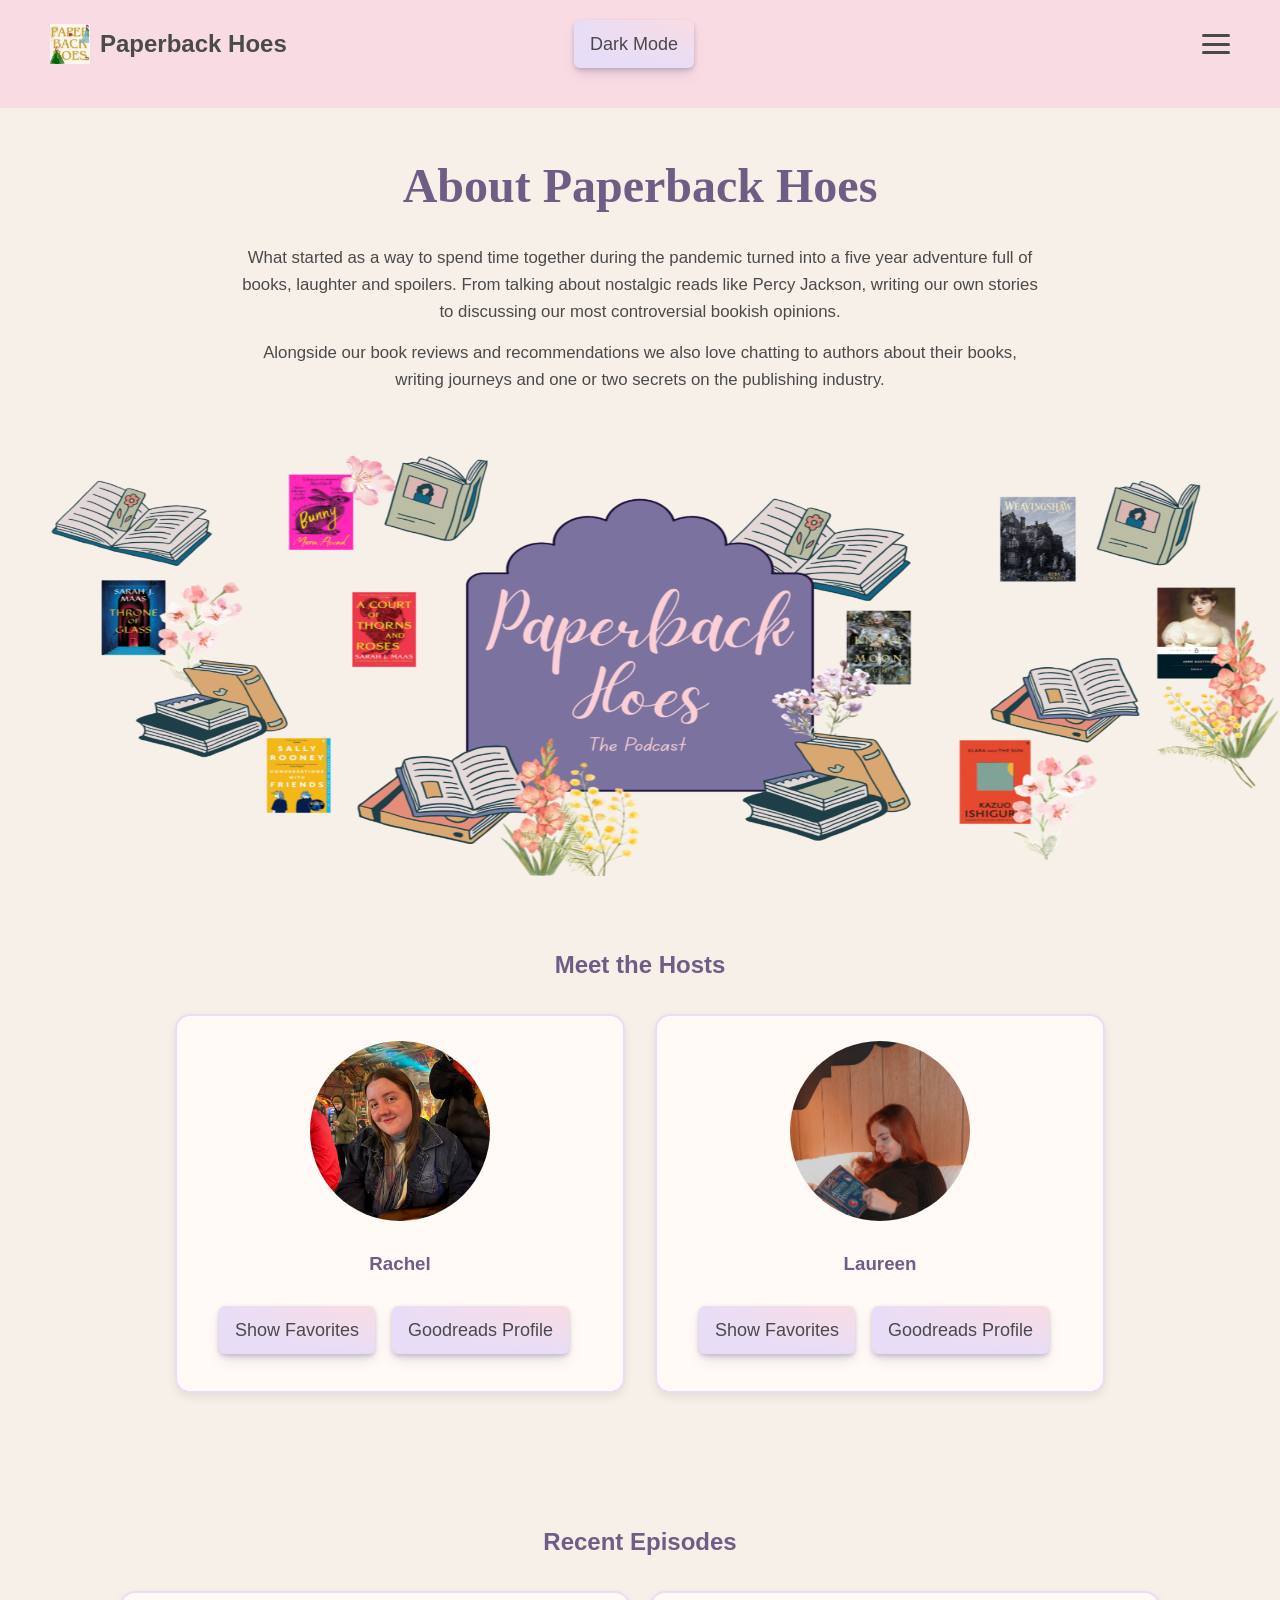
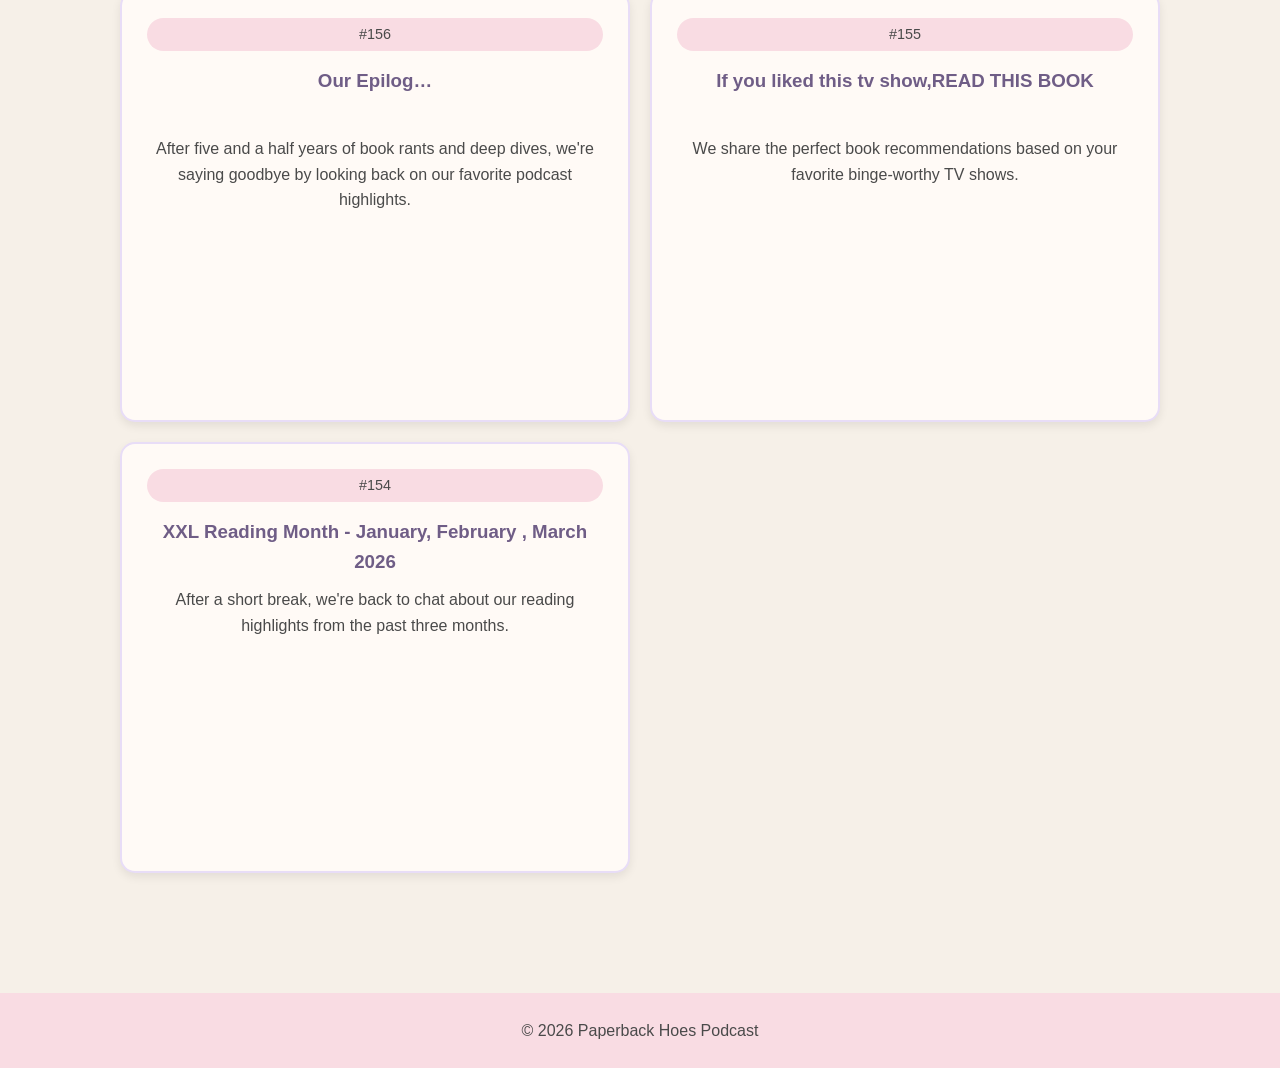
<file: index.html>
<!DOCTYPE html>
<html lang="en">
<head>
<meta charset="UTF-8">
<meta name="viewport" content="width=device-width, initial-scale=1.0">
<title>Paperback Hoes Podcast</title>
<link rel="stylesheet" href="css/style.css">
<link rel="stylesheet" href="css/episode.css">
<link rel="stylesheet" href="css/phone.css">

</head>
<body>

<header>
    <div class="logo">
        <img src="images/logo.jpeg" alt="Paperback Hoes Logo">
        <span>Paperback Hoes</span>
    </div>

    <button class="button-29" id="themeBtn">
        Dark Mode
    </button>

    <nav id="mainNav">
        <ul>
            <li><a href="index.html">Home</a></li>
            <li><a href="Episodes.html">Episodes</a></li>
            <li><a href="Books.html">Books</a></li>
            <li><a href="Events.html">Events</a></li>
            <li><a href="Authors.html">Authors</a></li>
            <li><a href="Contact.html">Contact</a></li>
        </ul>
    </nav>

    <div class="header-right">
        <button class="menu-toggle" id="menuToggle" aria-label="open menu">
            <span></span>
            <span></span>
            <span></span>
        </button>
    </div>

</header> 

<section class="about">

    <div class="about-text">
        <h1>About Paperback Hoes</h1>

        <p>
            What started as a way to spend time together during the pandemic turned 
            into a five year adventure full of books, laughter and spoilers. 
            From talking about nostalgic reads like Percy Jackson, 
            writing our own stories to discussing our most controversial bookish opinions. 

        <p>
            Alongside our book reviews and recommendations we also love chatting 
            to authors about their books, writing journeys and one or two secrets 
            on the publishing industry. 
    </div>

</section>

<section class="banner">
    <img src="images/banner.png" alt="banner">

</section>

<section class="hosts">

    <h2>Meet the Hosts</h2>

    <div class="hosts-container">

        <div class="host-card">

            <img src="images/rachel.jpeg" alt="Rachel">

            <h3>Rachel</h3>

            <button class="host-btn">Show Favorites</button>

            <div class="host-info">

                <p><strong>Favourite Series:</strong></p>
                <p>Throne of Glass</p>

                <p><strong>Favourite Standalone:</strong></p>
                <p>We Could Be Rats</p>

                <p><strong>Favourite Genre:</strong></p>
                <p>Fiction, Romance</p>

                <p><strong>Favourite Authors:</strong></p>
                <p>Emily R. Austin, Ali Hazelwood</p>

        </div>

            <a href="https://www.goodreads.com/user/show/84406194-rachel">
                <button class="button-29">Goodreads Profile</button>
            </a>

        </div>

        <div class="host-card">

            <img src="images/laureen.jpeg" alt="Laureen">

            <h3>Laureen</h3>

            <button class="host-btn">Show Favorites</button>

            <div class="host-info">

                <p><strong>Favourite Series:</strong></p>
                <p>Sumpfloch Saga</p>

                <p><strong>Favourite Standalone:</strong></p>
                <p>Pride and Prejudice</p>

                <p><strong>Favourite Genre:</strong></p>
                <p>Fantasy</p>

                <p><strong>Favourite Author:</strong></p>
                <p>Ali Hazelwood</p>

        </div>

            <a href="https://www.goodreads.com/user/show/127442855-laureen-fay">
            <button class="button-29">Goodreads Profile</button>
            </a>

        </div>

    </div>

</section>

<section class="recent-episodes">

    <h2>Recent Episodes</h2>

    <div class="card-grid">

        <div class="card">
            <div class="episode-number">#156</div>
            <div class="card-content">
                <h3>Our Epilog…</h3>
                <p>After five and a half years of book rants and deep dives, we're saying goodbye by looking back on our favorite podcast highlights.</p>
            </div>

            <iframe
                src="https://open.spotify.com/embed/episode/4tiE4qY6LY1gNNeCX5TkGf?theme=0"
                width="100%"
                height="152"
                frameborder="0"
                allow="autoplay; clipboard-write; encrypted-media; fullscreen; picture-in-picture">
            </iframe>
        </div>

        <div class="card">
            <div class="episode-number">#155</div>
            <div class="card-content">
                <h3>If you liked this tv show,READ THIS BOOK</h3>
                <p>We share the perfect book recommendations based on your favorite binge-worthy TV shows.</p>
        </div>

            <iframe
                src="https://open.spotify.com/embed/episode/0Ch9KAE8AILzZSP476qrtH?theme=0"
                width="100%"
                height="152"
                frameborder="0"
                allow="autoplay; clipboard-write; encrypted-media; fullscreen; picture-in-picture">
            </iframe>
        </div>

        <div class="card">
        <div class="episode-number">#154</div>
        <div class="card-content">
            <h3>XXL Reading Month - January, February , March 2026</h3>
            <p>After a short break, we're back to chat about our reading highlights from the past three months.</p>
        </div>

            <iframe
                src="https://open.spotify.com/embed/episode/2VPAhWcRY93mxbFCHllkCA?theme=0"
                width="100%"
                height="152"
                frameborder="0"
                allow="autoplay; clipboard-write; encrypted-media; fullscreen; picture-in-picture">
            </iframe>
        </div>
    </div>

</section>

<footer>
    <p>© 2026 Paperback Hoes Podcast</p>
</footer>

<script src="js/script.js"></script>

</body>
</html>
</file>
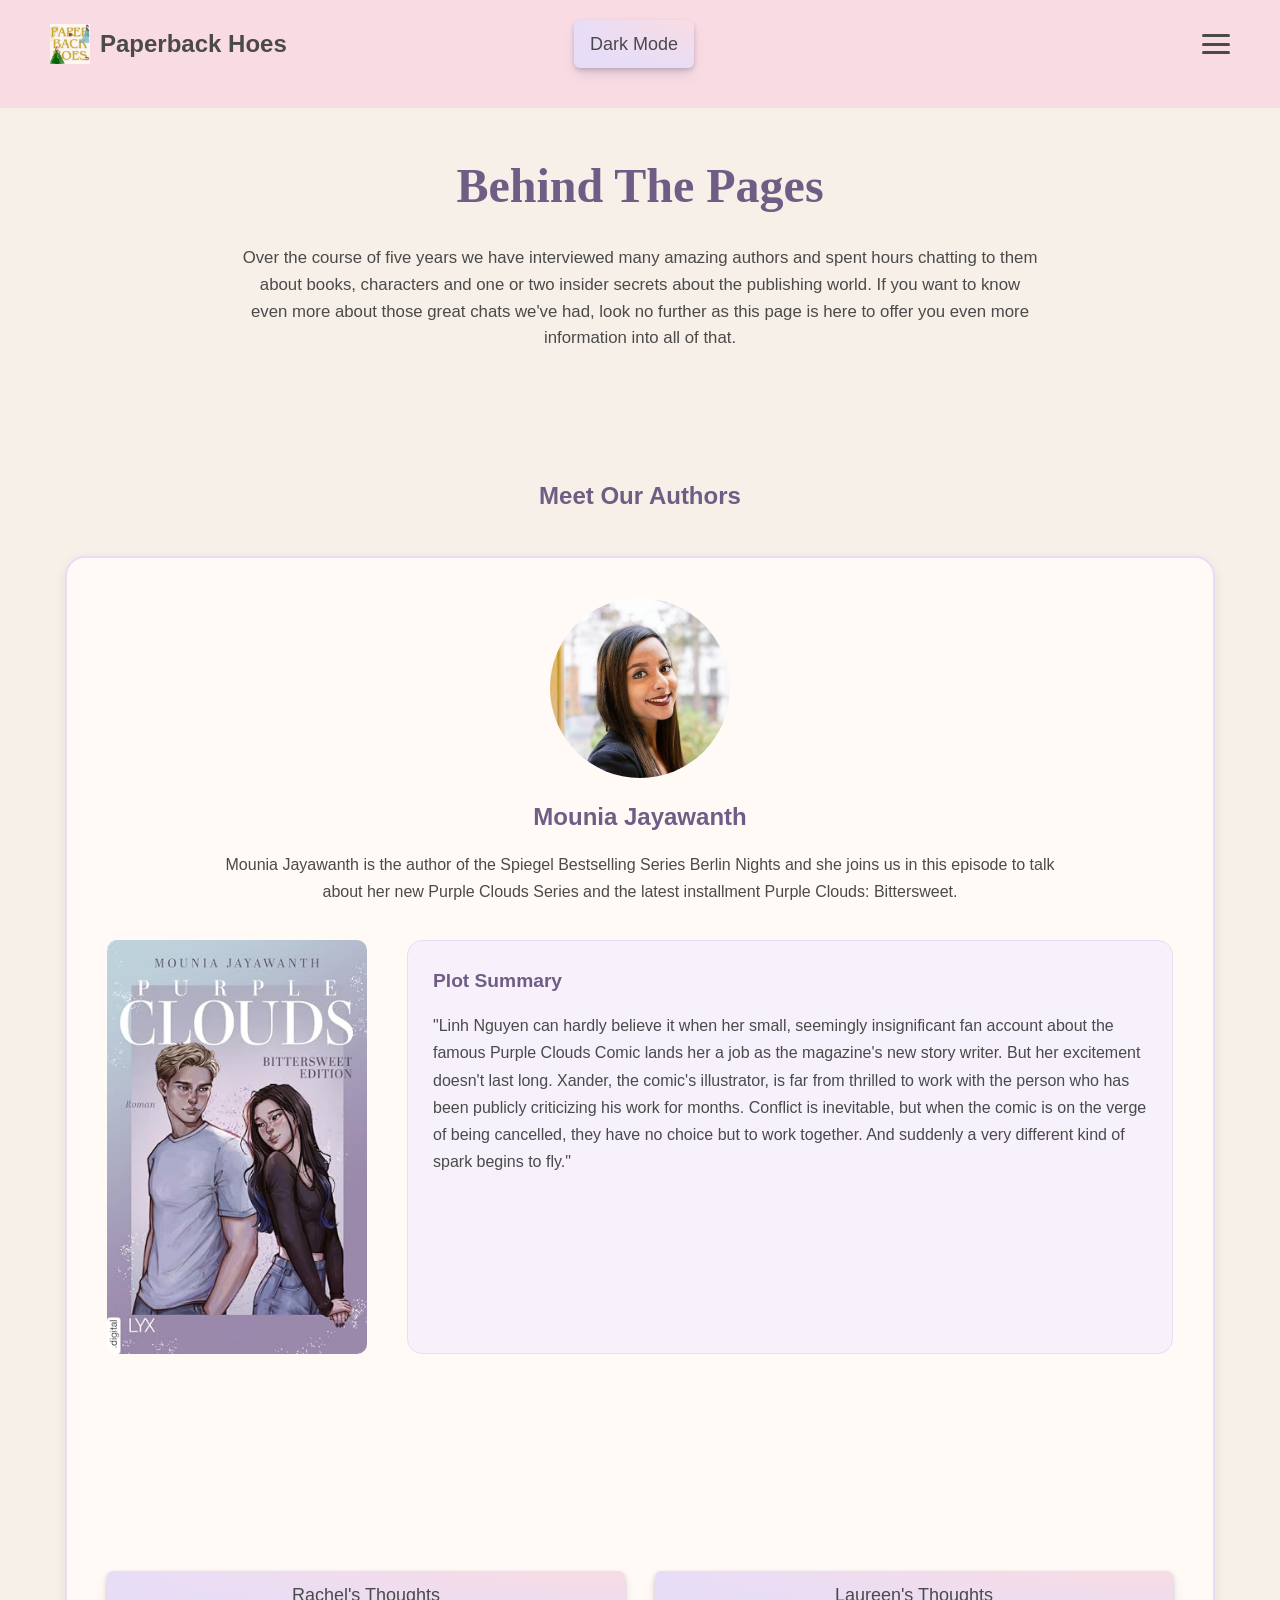
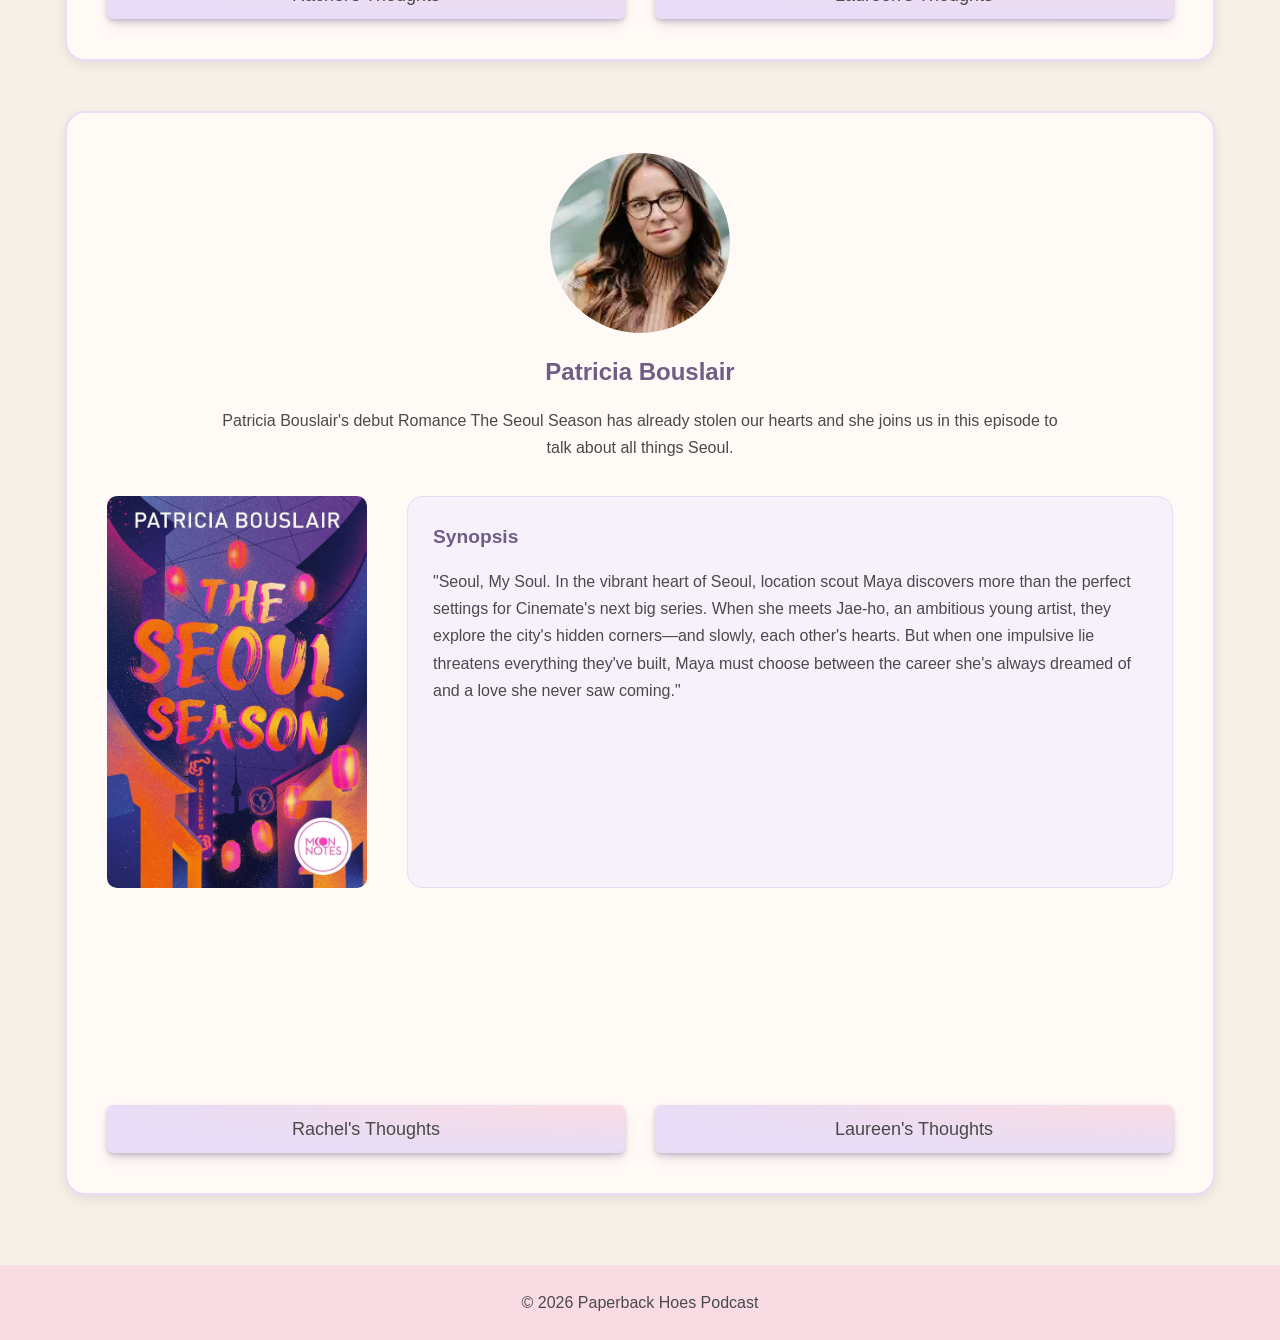
<file: Authors.html>
<!DOCTYPE html>
<html lang="en">

<head>
    <meta charset="UTF-8">
    <meta name="viewport" content="width=device-width, initial-scale=1.0">

    <title>Author Page - Paperback Hoes</title>

    <link rel="stylesheet" href="css/style.css">
    <link rel="stylesheet" href="css/author.css">
    <link rel="stylesheet" href="css/phone.css">
</head>

<body>

    <header>

        <div class="logo">
            <img src="images/logo.jpeg" alt="Paperback Hoes Logo">
            <span>Paperback Hoes</span>
        </div>

        <button class="button-29" id="themeBtn">
            Dark Mode
        </button>

        <nav id="mainNav">
            <ul>
                <li><a href="index.html">Home</a></li>
                <li><a href="Episodes.html">Episodes</a></li>
                <li><a href="Books.html">Books</a></li>
                <li><a href="Events.html">Events</a></li>
                <li><a href="Authors.html">Authors</a></li>
                <li><a href="Contact.html">Contact</a></li>
            </ul>
        </nav>

        <div class="header-right">
            <button
                class="menu-toggle"
                id="menuToggle"
                aria-label="Open menu">

                <span></span>
                <span></span>
                <span></span>

            </button>
        </div>

    </header>

    <section class="about">

        <div class="about-text">

            <h1 id="about-title">
                Behind The Pages
            </h1>

            <p>
                Over the course of five years we have interviewed many amazing
                authors and spent hours chatting to them about books,
                characters and one or two insider secrets about the publishing
                world.

                If you want to know even more about those great chats we've had,
                look no further as this page is here to offer you even more
                information into all of that.
            </p>

        </div>

    </section>

    <section class="hosts">

        <h2 id="authors-title">
            Meet Our Authors
        </h2>


        <div class="hosts-container">

            <article class="host-card">

                <img
                    class="author-image"
                    src="images/mounia-author-pic.jpg"
                    alt="Mounia Jayawanth"
                >

                <h3>
                    Mounia Jayawanth
                </h3>

                <p class="author-introduction">
                    Mounia Jayawanth is the author of the Spiegel Bestselling
                    Series Berlin Nights and she joins us in this episode to
                    talk about her new Purple Clouds Series and the latest
                    installment Purple Clouds: Bittersweet.
                </p>

                <div class="book-info">

                    <div class="book-cover">

                        <img
                            src="images/purple-clouds-bittersweet.jpg"
                            alt="Purple Clouds: Bittersweet Book Cover"
                        >

                    </div>

                    <div class="plot-summary">

                        <h4>
                            Plot Summary
                        </h4>

                        <p>
                            "Linh Nguyen can hardly believe it when her small,
                            seemingly insignificant fan account about the
                            famous Purple Clouds Comic lands her a job as the
                            magazine's new story writer.

                            But her excitement doesn't last long. Xander,
                            the comic's illustrator, is far from thrilled to
                            work with the person who has been publicly
                            criticizing his work for months.

                            Conflict is inevitable, but when the comic is on
                            the verge of being cancelled, they have no choice
                            but to work together. And suddenly a very different
                            kind of spark begins to fly."
                        </p>

                    </div>

                </div>

                <div class="episode-player">

                    <iframe
                        src="https://open.spotify.com/embed/episode/5tobFbtbCOeOnIP9Qd1Rc9?utm_source=generator&theme=0&si=11047ba2c8bb464f"
                        width="100%"
                        height="152"
                        frameborder="0"
                        allowfullscreen
                        allow="autoplay; clipboard-write; encrypted-media; fullscreen; picture-in-picture"
                        loading="lazy">
                    </iframe>

                </div>

                <div class="thought-buttons">

                    <div class="thought-column">

                        <button
                            class="host-btn"
                            data-name="Rachel's Thoughts">

                            Rachel's Thoughts

                        </button>

                        <div class="host-info">

                            <p>
                                <strong>Rachel:</strong>
                            </p>

                            <p>
                                Mounia describes New York so vividly I had the
                                urge to quit everything, find a job as magazine
                                editors and move to New York.

                                Through her writing and throughout the series
                                her characters grow and evolve with the reader.

                                While we stay in the same house and office,
                                following the same friend group, each book in
                                the series takes us through their different
                                lives.
                            </p>

                        </div>

                    </div>


                    <div class="thought-column">

                        <button
                            class="host-btn"
                            data-name="Laureen's Thoughts">

                            Laureen's Thoughts

                        </button>

                        <div class="host-info">

                            <p>
                                <strong>Laureen:</strong>
                            </p>

                            <p>
                                After being lucky enough to chat with Mounia
                                about her first Berlin Nights Series, she
                                returned to chat to us about her Purple Clouds
                                Series, moving from Berlin to New York City.

                                Throughout our chat we laugh at her love of
                                1$ pizza slices and the fact Rachel's Zoom
                                background looks like a haunted basement.

                                (She claims her basement has the best internet,
                                but I haven't seen her since.)

                                But we also talk about her talent for writing
                                characters that feel authentic in their
                                struggles and their success.

                                We were lucky enough to test-read her latest
                                installment in the Purple Clouds Series,
                                Bittersweet, and eagle-eyed listeners will be
                                able to spot our review on the back cover.

                                It was such an honor to be asked to add our
                                thoughts to the final product.
                            </p>

                        </div>

                    </div>

                </div>

            </article>

            <article class="host-card">

                <img
                    class="author-image"
                    src="images/patricia-author-pic.png"
                    alt="Patricia Bouslair"
                >

                <h3>
                    Patricia Bouslair
                </h3>

                <p class="author-introduction">
                    Patricia Bouslair's debut Romance The Seoul Season has
                    already stolen our hearts and she joins us in this episode
                    to talk about all things Seoul.
                </p>


                <div class="book-info">

                    <div class="book-cover">

                        <img
                            src="images/soul-season-cover.jpeg"
                            alt="The Seoul Season Book Cover"
                        >

                    </div>

                    <div class="plot-summary">

                        <h4>
                            Synopsis
                        </h4>

                        <p>
                            "Seoul, My Soul. In the vibrant heart of Seoul,
                            location scout Maya discovers more than the perfect
                            settings for Cinemate's next big series.

                            When she meets Jae-ho, an ambitious young artist,
                            they explore the city's hidden corners—and slowly,
                            each other's hearts.

                            But when one impulsive lie threatens everything
                            they've built, Maya must choose between the career
                            she's always dreamed of and a love she never saw
                            coming."
                        </p>

                    </div>

                </div>

                <div class="episode-player">

                    <iframe
                        src="https://open.spotify.com/embed/episode/1fqJFI0aWjXvoLhO5c5icJ?utm_source=generator&theme=0&si=9fab3d44e5014ad1"
                        width="100%"
                        height="152"
                        frameborder="0"
                        allowfullscreen
                        allow="autoplay; clipboard-write; encrypted-media; fullscreen; picture-in-picture"
                        loading="lazy">
                    </iframe>

                </div>

                <div class="thought-buttons">

                    <div class="thought-column">

                        <button
                            class="host-btn"
                            data-name="Rachel's Thoughts">

                            Rachel's Thoughts

                        </button>

                        <div class="host-info">

                            <p>
                                <strong>Rachel:</strong>
                            </p>

                            <p>
                                You could tell Patricia has a deep love for
                                Seoul.

                                Through her vivid descriptions you felt as if
                                you were walking through an art installation
                                or a bustling street.

                                Just talking to her and hearing stories of her
                                travels to Seoul you could tell how important
                                it was to her to not just write a love story
                                that happened to be set in Seoul but show every
                                aspect the city had to offer.

                                While Maya and Jae are falling in love with
                                each other the reader falls in love with Seoul.
                            </p>

                        </div>

                    </div>


                    <div class="thought-column">

                        <button
                            class="host-btn"
                            data-name="Laureen's Thoughts">

                            Laureen's Thoughts

                        </button>

                        <div class="host-info">

                            <p>
                                <strong>Laureen:</strong>
                            </p>

                            <p>
                                When reading The Seoul Season I felt as if I
                                could simply step off the page and into Seoul.

                                When it comes to Maya and Jae, their relationship
                                develops in a sweet, emotional, and almost
                                K-drama-like way, filled with playful banter,
                                heartfelt moments, and deeper themes surrounding
                                family and the past.

                                During the episode Patricia and I bonded over
                                our shared love of K-Dramas and I went away with
                                at least 3 more shows to watch.

                                Seoul itself is beautifully brought to life,
                                making the book feel like a journey and giving
                                the whole story a warm, dreamlike atmosphere
                                that truly feels like coming home.
                            </p>

                        </div>

                    </div>

                </div>

            </article>

        </div>

    </section>

    <footer>

        <p>
            © 2026 Paperback Hoes Podcast
        </p>

    </footer>

    <script src="js/script.js"></script>

</body>

</html>
</file>
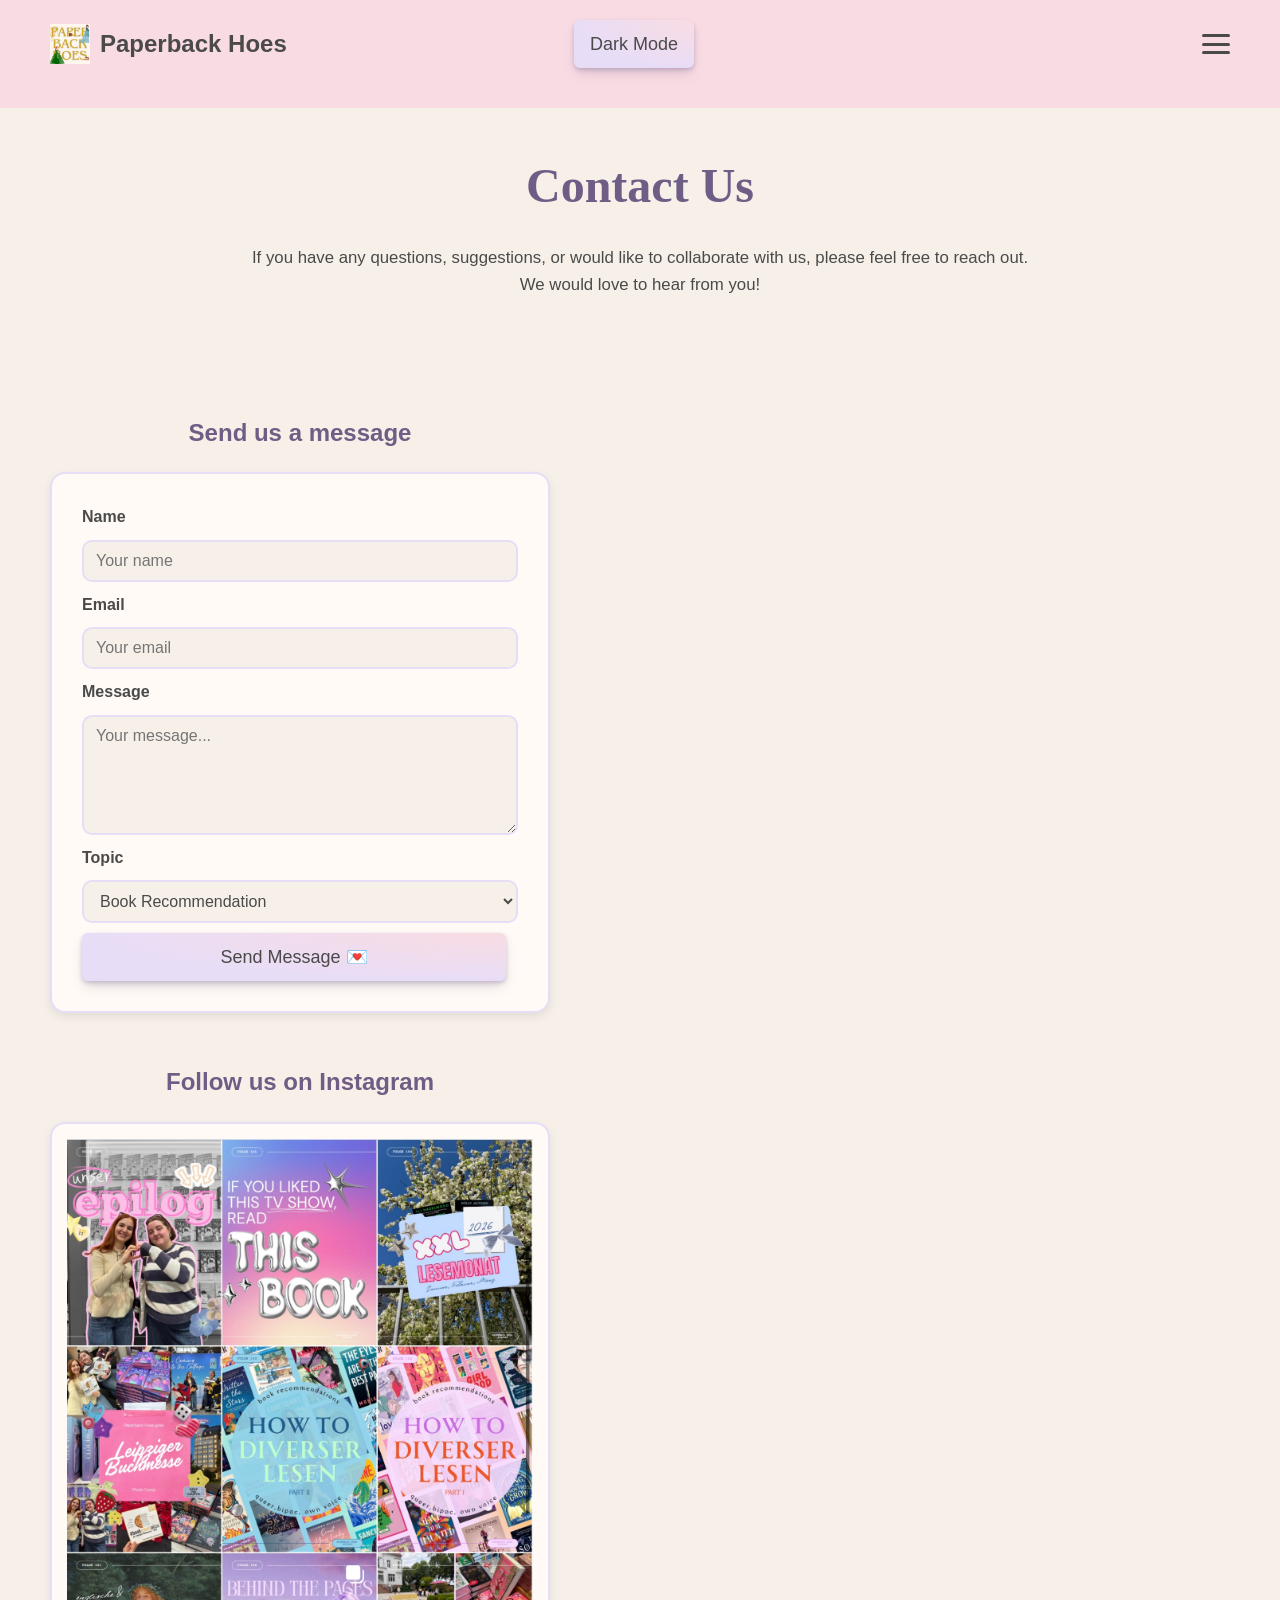
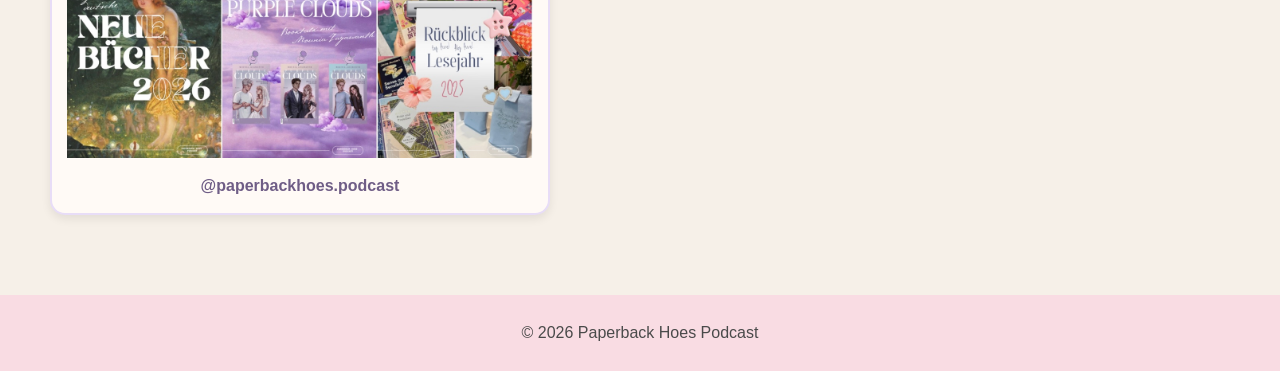
<file: Contact.html>
<!DOCTYPE html>
<html lang="en">
<head>
<meta charset="UTF-8">
<meta name="viewport" content="width=device-width, initial-scale=1.0">
<title>Paperback Hoes Podcast</title>
<link rel="stylesheet" href="css/style.css">
<link rel="stylesheet" href="css/contact.css">
<link rel="stylesheet" href="css/phone.css">
</head>
<body>

<header>
    <div class="logo">
        <img src="images/logo.jpeg" alt="Paperback Hoes Logo">
        <span>Paperback Hoes</span>
    </div>

    <button class="button-29" id="themeBtn">
        Dark Mode
    </button>

    <nav id="mainNav">
        <ul>
            <li><a href="index.html">Home</a></li>
            <li><a href="Episodes.html">Episodes</a></li>
            <li><a href="Books.html">Books</a></li>
            <li><a href="Events.html">Events</a></li>
            <li><a href="Authors.html">Authors</a></li>
            <li><a href="Contact.html">Contact</a></li>
        </ul>
    </nav>

    <div class="header-right">
        <button class="menu-toggle" id="menuToggle" aria-label="open menu">
            <span></span>
            <span></span>
            <span></span>
        </button>
    </div>

</header> 

<section class="about">
    <div class="about-text">
        <h1>Contact Us</h1>
        <p>
            If you have any questions, suggestions, or would like to collaborate
            with us, please feel free to reach out. We would love to hear from you! 
        </p>
    </div>
</section>

<section class="contact-content">

    <div class="contact-form-wrapper">
    
        <h2>Send us a message</h2>
   
        <form class="contact-form"
            action="https://formspree.io/f/mbgjwdww"
            method="POST">

            <label for="name">Name</label>
            <input type="text" id="name" name="name" placeholder="Your name" required>

            <label for="email">Email</label>
            <input type="email" id="email" name="email" placeholder="Your email" required>

            <label for="msg">Message</label>
            <textarea id="msg" name="message" rows="5" placeholder="Your message..." required></textarea>

            <label for="topic">Topic</label>
            <select id="topic" name="topic">
                <option value="recommendation">Book Recommendation</option>
                <option value="complaint">Complaint</option>
                <option value="comment">Comment</option>
            </select>

            <button type="submit" class="button-29">Send Message 💌</button>
        </form>
    </div>

    <div class="instagram-wrapper">
        <h2>Follow us on Instagram</h2>

        <div class="instagram-feed">
            <img src="images/feed.jpg" alt="Paperback Hoes Instagram Feed">

            <p>
                <a href="https://www.instagram.com/paperbackhoes.podcast/" target="_blank">
                    @paperbackhoes.podcast
                </a>
            </p>
        </div>
    </div>

</section>

<footer>
    <p>© 2026 Paperback Hoes Podcast</p>
</footer>

<script src="js/script.js"></script>

</body>
</html>
</file>
<file: css/style.css>
*{
    margin:0;
    padding:0;
    box-sizing:border-box;
}

body{
    font-family: Georgia, sans-serif;
    background:#F6F0E8;
    color:#4a4a4a;
    line-height:1.6;
    cursor: url('data:image/svg+xml;utf8,<svg xmlns="http://www.w3.org/2000/svg" width="24" height="24" viewBox="0 0 24 24"><path d="M4 2 L4 20 L9 16 L12 22 L15 20.5 L12 14.5 L18 14.5 Z" fill="%236f5d86" stroke="white" stroke-width="1"/></svg>') 4 2, auto !important;
}

/* Custom cursor for interactive elements like links, buttons, and cards */
a, button, .host-btn, #themeBtn, .button-29,
.card, .host-card, select, input, textarea,
.menu-toggle, summary, #floatingBooks, iframe, .flip-card, #BookGrid, #searchInput, .tag-btn, .event-close {
    cursor: url("data:image/svg+xml,%3Csvg%20xmlns='http://www.w3.org/2000/svg'%20width='24'%20height='24'%20viewBox='0%200%2024%2024'%3E%3Cpath%20d='M4%202%20L4%2020%20L9%2016%20L12%2022%20L15%2020.5%20L12%2014.5%20L18%2014.5%20Z'%20fill='%23c68ab5'%20stroke='white'%20stroke-width='1'/%3E%3C/svg%3E") 4 2, pointer !important;
}

button::-moz-focus-inner{
    border: 0;
    padding: 0;
}

h1{
    font-family: 'Great Vibes', Georgia, 'Times New Roman', Times, serif; 
}

/* Header layout */
header{
    background:#F9DCE3;
    padding:20px 50px;

    display:grid;
    grid-template-columns:minmax(0, 1fr) auto minmax(0, 1fr);
    align-items:center;
    gap:20px;
    position:relative;
    z-index:1000;
}

.logo{
    display:flex;
    align-items:center;
    gap:10px;
    font-size:1.5rem;
    font-weight:bold;
    justify-self:start;
    min-width:0;
    grid-column:1;
}

.logo img{
    width:40px;
    height:40px;
    object-fit:cover;
}

.header-right{
    display:flex;
    align-items:center;
    justify-self: end;
    grid-column:3;
}

/* Dark mode styles for the entire website */
body.dark-mode{
    background:#444;
    color:white;
}

body.dark-mode header{
    background:#6f5d86;
}

body.dark-mode nav a{
    color:white;
}

body.dark-mode nav a:hover{
    color:#c68ab5;
}

body.dark-mode .about{
    background:#444;
}

body.dark-mode .about h1{
    color:#c68ab5;
}

body.dark-mode .host-card{
    background:#444;
    color:white;
}

body.dark-mode .hosts h2{
    color:#c68ab5;
    margin-bottom:40px;
}
body.dark-mode .host-card h3{
    color:#c68ab5;
    margin-bottom:10px;
}

body.dark-mode footer{
    background:#444;
}

body.dark-mode .card{
    background:#444;
    color:white;
}

/* Banner and about section */
.banner{
    width:100%;
}

.banner img{
    width:100%;
    display:block;
    height:auto;
}

.about{
    display:flex;
    justify-content:center;
    padding:40px 50px;
    background:#F6F0E8;
}

.about-text{
    max-width:800px;
    text-align:center;
}

.about h1{
    margin-bottom:20px;
    font-size:3rem;
    color:#6f5d86;
}

.about p{
    margin-bottom:15px;
    font-size:1.05rem;
}

/* Host cards section */
.hosts{
    padding:70px 50px;
    text-align:center;
}

.hosts h2{
    color:#6f5d86;
    margin-bottom:30px;
}

.hosts-container{
    display:flex;
    gap:30px;
    justify-content:center;
    flex-wrap:wrap;
    align-items:flex-start;
}

.host-card{
    flex:1 1 350px;
    max-width:450px;

    background:#fffaf6;
    border:2px solid #E8DDF7;
    border-radius:15px;
    padding:25px;
    box-shadow:0 4px 10px rgba(0,0,0,.08);
}

.host-card img{
    width:180px;
    height:180px;
    object-fit:cover;
    border-radius:50%;
    margin-bottom:20px;
}

.host-info{
    display:none !important;
}

.host-info.show{
    display:block !important;
    margin-top:15px;
    margin-bottom:25px;
}

.host-card h3{
    color:#6f5d86;
    margin-bottom:15px;
}

/* Shared button styling */ 
.host-btn,
#themeBtn,
.button-29 {
  align-items: center;
  appearance: none;
  background-image: radial-gradient(100% 100% at 100% 0, #F9DCE3 0, #E8DDF7 100%);
  border: 0;
  border-radius: 6px;
  box-shadow: rgba(111, 93, 134, .3) 0 2px 4px, rgba(111, 93, 134, .25) 0 7px 13px -3px, rgba(232, 221, 247, .6) 0 -3px 0 inset;
  box-sizing: border-box;
  color: #4a4a4a;
  cursor: pointer;
  display: inline-flex;
  font-family: Georgia, sans-serif;
  height: 48px;
  justify-content: center;
  justify-self: center;
  line-height: 1;
  list-style: none;
  overflow: hidden;
  padding-left: 16px;
  padding-right: 16px;
  margin-right: 12px;
  position: relative;
  text-align: left;
  text-decoration: none;
  transition: box-shadow .15s, transform .15s;
  user-select: none;
  -webkit-user-select: none;
  touch-action: manipulation;
  white-space: nowrap;
  will-change: box-shadow, transform;
  font-size: 18px;
}

#themeBtn{
    grid-column: 2;
}
.button-29:focus {
  box-shadow: #6f5d86 0 0 0 1.5px inset, rgba(111, 93, 134, .3) 0 2px 4px, rgba(111, 93, 134, .25) 0 7px 13px -3px, #6f5d86 0 -3px 0 inset;
}

.host-btn:hover,
#themeBtn:hover,
.button-29:hover {
  box-shadow: rgba(111, 93, 134, .3) 0 4px 8px, rgba(111, 93, 134, .25) 0 7px 13px -3px, #6f5d86 0 -3px 0 inset;
  transform: translateY(-2px);
}

.host-btn{
    margin-right: 12px;
    margin-top: 12px; 
    margin-bottom: 12px; 
}

.button-29:active {
  box-shadow: #6f5d86 0 3px 7px inset;
  transform: translateY(2px);
}
.recent-link h2{
    display: inline-block;
    text-decoration: none;
    text-align: center;
    font-size: 1.5rem;
    font-weight: bold;
}

.episode{
    display:flex;
    gap:40px;

    padding:60px;
    align-items:center;
}

.book-cover{
    max-width:300px;
}

.book-cover img{
    width:100%;
    height:auto;
    display:block;
    border-radius:15px;
}

.episode-text{
    flex:2;
    text-align:center;
}

.episode-text h2{
    margin-bottom:20px;
}

.badge{
    display:inline-block;
    background:#E8DDF7;
    padding:8px 14px;
    border-radius:20px;
    margin-bottom:20px;
}

footer{
    background:#F9DCE3;
    text-align:center;
    padding:25px;
}

/* Responsive navigation menu */
.menu-toggle{
    display:none;
    flex-direction:column;
    justify-content:space-between;
    width:28px;
    height:20px;
    background:none;
    border:none;
    cursor:pointer;
    padding:0;
    margin-left:auto;
    flex-shrink:0;
}

.menu-toggle span{
    display:block;
    width:100%;
    height:3px;
    background:#4a4a4a;
    border-radius:2px;
    transition:0.3s ease;
}

.menu-toggle.active span:nth-child(1){
    transform: translateY(8.5px) rotate(45deg);
}
.menu-toggle.active span:nth-child(2){
    opacity:0;
}
.menu-toggle.active span:nth-child(3){
    transform: translateY(-8.5px) rotate(-45deg);
}

nav{
    justify-self:end;
    grid-column:3;
    min-width:0;
    background: transparent;
}

nav ul{
    display:flex;
    flex-direction:row;
    align-items:center;
    justify-content:flex-end;
    gap:35px;
    list-style:none; 
    padding: 0;
    margin: 0; 
}

nav ul :hover{
    color:#c68ab5;
}

nav ul li{
    width:auto;
    text-align:center;
}

nav ul li a{
    display:block;
    padding:5px 0;
    text-decoration:none;
    color:#4a4a4a;
    font-size:1.1rem;
}

/* Switches naviagtion to a hamburger menu on smaller screens */
@media(max-width:1300px){
    .contact-content{
        flex-direction:column;
        align-items:center;
    }

    .menu-toggle{
        display:flex;
    }

    nav{
        grid-column:1 / -1;
        grid-row:2;
        width:100%;
        background:#F9DCE3;
        max-height:0;
        overflow:hidden;
        transition:max-height 0.35s ease;
    }

     nav.open{
        max-height:400px;
    }

    nav ul{
        flex-direction:column;
        align-items:center;
        gap:0;
        padding:10px 0 15px;
    }

    nav ul li{
        width:100%;
        text-align:center;
    }

    nav ul li a{
        padding:8px 0;
    }
}

/* Adjusts the layout for smaller screens */
@media(max-width: 768px){
    .contact-content{
        flex-direction: column;
        align-items: center;
    }

    .episode{
    flex-direction:column;
    }

    .hero h1{
       font-size:2rem;
    }
}

/* Search and tag filter */
.search-bar{
    display:flex;
    justify-content:center;
    padding:0 60px;
    margin-bottom:25px;
}

.search-bar input{
    width:100%;
    max-width:450px;

    padding:12px 20px;
    border:2px solid #E8DDF7;
    border-radius:25px;

    font-family:Georgia, sans-serif;
    font-size:1rem;
    color:#4a4a4a;
    background:#fffaf6;
}

.search-bar input:focus{
    outline:none;
    border-color:#c68ab5;
}

.search-bar{
    display:flex;
    justify-content:center;
    align-items:center;
    gap:10px;
    padding:0 60px;
    margin-bottom:25px;
}

#filterToggleBtn:hover{
    background:#E8DDF7;
}

#filterToggleBtn.active{
    background:#6f5d86;
    color:#fffaf6;
    border-color:#6f5d86;
}

.tag-filter{
    display:none;   
    flex-wrap:wrap;
    justify-content:center;
    gap:10px;

    padding:0 60px;
    margin-bottom:35px;
}

.tag-filter.show{
    display:flex;   
}

.tag-btn{
    background:#F9DCE3;
    color:#4a4a4a;

    border:2px solid #4a4a4a;
    cursor:pointer;

    padding:8px 18px;
    border-radius:20px;

    font-size:0.9rem;
    font-family:Georgia, sans-serif;

    transition:0.3s ease;
}

.tag-btn:hover{
    background:#E8DDF7;
}

.tag-btn.active{
    background:#6f5d86;
    color:#fffaf6;
    border-color:#6f5d86;
}

.tags{
    margin-top:12px;
    display:flex;
    flex-wrap:wrap;
    gap:6px;
}

.tag-badge{
    display:inline-block;
    background:#E8DDF7;
    color:#4a4a4a;

    border-radius:12px;
    padding:4px 12px;
    font-size:0.8rem;
}

.no-results{
    text-align:center;
    color:#999;
    font-style:italic;
    padding:40px 0;
}

.card-grid{
    padding:0 60px 60px;
}

/* Dark mode for search and filter elements */
body.dark-mode .search-bar input{
    background:#444;
    color:white;
    border-color:#666;
}

body.dark-mode .tag-btn{
    background:#555;
    color:white;
    border-color:#888;
}

body.dark-mode .tag-btn.active{
    background:#E8DDF7;
    color:#2d2d2d;
    border-color:#E8DDF7;
}

body.dark-mode .tag-badge{
    background:#555;
    color:white;
}

body.dark-mode .no-results{
    color:#aaa;
}
</file>
<file: css/episode.css>
/* Recent Episodes Section */
.recent-episodes{
    padding:60px;
    text-align:center;
}

.recent-episodes h2{
    margin-bottom:30px;
    color:#6f5d86;
}

/* Adds space below the introductory paragraph in the recent episodes section */
.recent-episodes p{
    margin-bottom:30px;
}

/* Responsive grid for the episode cards*/
.card-grid{
    display:grid;
    grid-template-columns: repeat(auto-fill, minmax(340px, 1fr));
    gap:20px;
}

/* Individual episode card styling */
.card{
    background:#fffaf6;
    border:2px solid #E8DDF7;
    border-radius:15px;
    padding:25px;
    box-shadow:0 4px 10px rgba(0,0,0,.08);
    display:flex;
    flex-direction:column;
    overflow:visible;
}

/* Spotify episode player iframe inside the episode card */
.card iframe{
    width:100%;
    min-width:300px;
    max-width:100%;
    display:block;
    margin-top:auto;
    border:none;
    border-radius:12px;
}

.card-content{
    flex:1;
    display:flex;
    flex-direction:column;
}

/* Limits episode descriptions to three lines */
.card-content p{
    display:-webkit-box;
    -webkit-line-clamp:3;
    line-clamp:3;
    -webkit-box-orient:vertical;
    overflow:hidden;
    text-overflow:ellipsis;
    min-height: calc(3*1.6em)
}

.card .tags{
    margin-top: 10px;
    margin-bottom: 10px;
}

/* Slightly lifts the card when the mouse hover over it for a subtle interactive effect */
.card:hover{
    transform:translateY(-5px);
}

.card h3{
    color:#6f5d86;
    margin-bottom:10px;
    min-height: 3.2em;
    display:-webkit-box;
    -webkit-line-clamp:2;
    line-clamp:2;
    -webkit-box-orient:vertical;
    overflow:hidden;
}

/* Episode number badge styling */
.episode-number{
    display:inline-block;
    background:#F9DCE3;
    padding:5px 12px;
    border-radius:20px;
    margin-bottom:15px;
    font-size:0.9rem;
}
</file>
<file: css/phone.css>
@media (max-width: 768px) {
    header {
        display: grid;
        grid-template-columns: 1fr auto;
        padding: 15px 25px;
        gap: 15px;
    }

    .logo {
        grid-column: 1;
        justify-self: start;
    }

    .logo img {
        width: 38px;
        height: 38px;
    }

    .logo span {
        font-size: 1.1rem;
    }

    .header-right {
        grid-column: 2;
        justify-self: end;
        display:flex;
        align-items: center;
        gap: 15px;
    }

    #themeBtn {
        height: 40px;
        font-size: 14px;
        padding-left: 10px;
        padding-right: 10px;
        min-width: auto;
        margin-right: 0;
    }

    .menu-toggle {
        width: 28px;
        height: 20px;
    }


    nav {
        grid-column: 1 / -1;
        grid-row: 2;
        width: 100%;
        max-height: 0;
        overflow: hidden;
        transition: max-height 0.35s ease;
    }

    nav.open {
        max-height: 500px;
    }

    nav ul {
        flex-direction: column;
        align-items: center;
        gap: 0;
        padding: 10px 0 15px;
    }

    nav ul li {
        width: 100%;
        text-align: center;
    }

    nav ul li a {
        padding: 12px 0;
    }

    .about {
        padding: 35px 20px;
    }

    .about-text {
        width: 100%;
        max-width: 800px;
    }

    .about h1 {
        font-size: 2rem;
    }

    .about p {
        font-size: 1rem;
        line-height: 1.6rem;
    }
    
    .banner img {
        width: 100%;
        height: auto;
    }

    .hosts {
        padding: 45px 20px;
    }

    .hosts h2 {
        font-size: 1.8rem;
        margin-bottom: 30px;
    }

    .hosts-container {
        flex-direction: column;
        align-items: center;
        gap: 25px;
    }

    .host-card {
        width: 100%;
        max-width: 400px;
        padding: 20px;
    }

    .host-card img {
        width: 150px;
        height: 150px;
    }

    .episode {
        flex-direction: column;
        padding: 40px 20px;
        gap: 25px;
    }

    .book-cover {
        max-width: 220px;
    }

    .episode-text {
        width: 100%;
    }

    .card-grid {
        display: flex;
        flex-direction: column;
        gap: 25px;
        padding: 0 20px 40px;
    }

    .card {
        width: 100%;
    }

    .card-content h3 {
        font-size: 1.2rem;
    }

    .card-content p {
        font-size: 0.95rem;
    }

    .card iframe {
        width: 85%;
        max-width: 85%;
    }

    .tag-filter {
        padding: 0 20px;
    }

    .tag-btn {
        padding: 7px 12px;
        font-size: 0.85rem;
    }

    footer {
        padding: 20px 15px;
        font-size: 0.9rem;
    }
}
</file>
<file: css/author.css>
.hosts {
    width: 100%;
    padding: 70px 50px;
    text-align: center;
    box-sizing: border-box;
}

.hosts h2 {
    color: #6f5d86;
    margin: 0 0 40px;
}

.hosts-container {
    width: 100%;
    max-width: 1200px;
    margin: 0 auto;

    display: flex;
    flex-direction: column;
    align-items: center;

    gap: 50px;

    box-sizing: border-box;
}

.host-card {
    position: relative;

    width: 100%;
    max-width: 1150px;

    margin: 0 auto;
    padding: 40px;

    box-sizing: border-box;

    background: #fffaf6;
    border: 2px solid #E8DDF7;
    border-radius: 20px;

    box-shadow: 0 4px 12px rgba(0, 0, 0, 0.08);

    text-align: center;

    height: auto;
    overflow: visible;
}

.host-card > .author-image {
    display: block;

    width: 180px;
    height: 180px;

    max-width: 100%;

    object-fit: cover;

    border-radius: 50%;

    margin: 0 auto 20px;
}

.host-card > img {
    display: block;

    width: 180px;
    height: 180px;

    max-width: 100%;

    object-fit: cover;

    border-radius: 50%;

    margin: 0 auto 20px;
}

.host-card h3 {
    color: #6f5d86;

    margin: 0 0 15px;

    font-size: 1.5rem;
}

.author-introduction {
    width: 100%;
    max-width: 850px;

    margin: 0 auto;

    line-height: 1.7;
}

.book-info {
    position: relative;

    width: 100%;

    display: grid;

    grid-template-columns: 260px minmax(0, 1fr);

    gap: 40px;

    align-items: stretch;

    margin: 35px 0;

    box-sizing: border-box;

    text-align: left;

    clear: both;
}

.book-info .book-cover {
    width: 100%;

    display: flex;

    justify-content: center;
    align-items: flex-start;

    margin: 0;
    padding: 0;

    box-sizing: border-box;
}

.book-info .book-cover img {
    display: block;

    width: 100%;
    max-width: 260px;

    height: auto;

    margin: 0;

    border-radius: 10px;

    box-sizing: border-box;
}

.plot-summary {
    width: 100%;

    min-width: 0;

    padding: 25px;

    background: #f7f1fb;

    border: 1px solid #E8DDF7;
    border-radius: 15px;

    box-sizing: border-box;

    text-align: left;

    height: auto;
}

.plot-summary h4 {
    color: #6f5d86;

    margin: 0 0 15px;

    font-size: 1.2rem;
}

.plot-summary p {
    margin: 0;

    line-height: 1.7;

    height: auto;
    max-height: none;

    overflow: visible;
}

.episode-player {
    position: relative;

    width: 100%;

    margin: 30px 0;

    box-sizing: border-box;

    clear: both;
}

.episode-player iframe {
    display: block;

    width: 100%;
    height: 152px;

    margin: 0;

    border: 0;

    border-radius: 12px;
}

.thought-buttons {
    position: relative;

    width: 100%;

    display: grid;

    grid-template-columns: repeat(2, minmax(0, 1fr));

    gap: 30px;

    margin: 30px 0 0;

    padding: 0;

    box-sizing: border-box;

    align-items: start;

    clear: both;
}

.thought-column {
    position: relative;

    width: 100%;

    min-width: 0;
    max-width: 100%;

    display: flex;

    flex-direction: column;

    box-sizing: border-box;

    height: auto;
}

.thought-column .host-btn {
    position: relative;

    display: flex;

    width: 100% !important;
    max-width: 100% !important;

    min-width: 0 !important;

    height: auto !important;
    min-height: 48px;

    margin: 0 !important;

    padding: 14px 16px;

    box-sizing: border-box;

    justify-content: center;
    align-items: center;

    text-align: center;

    white-space: normal;

    grid-column: auto;

    justify-self: stretch;

    transform: none;
}


.thought-column .host-info {
    position: relative;

    width: 100% !important;
    max-width: 100% !important;
    min-width: 0;

    height: auto !important;
    min-height: 0 !important;
    max-height: none !important;

    display: none !important;

    margin: 10px 0 0 !important;
    padding: 25px;

    box-sizing: border-box;

    background: #f7f1fb;
    border: 1px solid #E8DDF7;
    border-radius: 15px;

    text-align: left;

    overflow: visible !important;
    overflow-wrap: break-word;
    word-wrap: break-word;
}

.thought-column .host-info.show {
    display: block !important;
}

.thought-column .host-info p {
    display: block !important;

    width: 100%;

    height: auto !important;
    max-height: none !important;

    margin-top: 0;

    line-height: 1.7;

    overflow: visible !important;

    overflow-wrap: break-word;
    word-wrap: break-word;
}

.thought-column .host-info p:last-child {
    margin-bottom: 0;
}

.expand-section {
    margin-top: 20px;
}

.expand-section summary {
    cursor: pointer;

    background: #E8DDF7;

    color: #4a4a4a;

    padding: 12px 18px;

    border-radius: 10px;

    font-weight: bold;

    text-align: center;

    list-style: none;
}

.expand-section summary::-webkit-details-marker {
    display: none;
}

.expand-section summary:hover {
    background: #dccbeb;
}

body.dark-mode .host-card {
    background: #444;
    color: white;
}

body.dark-mode .host-card h3 {
    color: #c68ab5;
}

body.dark-mode .hosts h2 {
    color: #c68ab5;
}

body.dark-mode .plot-summary,
body.dark-mode .thought-column .host-info {
    background: #555;
    color: white;

    border-color: #777;
}

@media (max-width: 900px) {

    .hosts {
        padding: 60px 30px;
    }

    .host-card {
        max-width: 100%;
        padding: 30px;
    }

    .book-info {
        grid-template-columns: 200px minmax(0, 1fr);

        gap: 25px;
    }

    .book-info .book-cover img {
        max-width: 200px;
    }

}

@media (max-width: 700px) {

    .hosts {
        padding: 50px 20px;
    }

    .host-card {
        padding: 25px;
    }

    .book-info {
        grid-template-columns: 1fr;

        gap: 25px;
    }

    .book-info .book-cover img {
        max-width: 240px;

        margin: 0 auto;
    }

    .thought-buttons {
        grid-template-columns: 1fr;

        gap: 25px;

        align-items: start;
    }

}

@media (max-width: 500px) {

    .hosts {
        padding: 40px 12px;
    }

    .host-card {
        width: 100%;

        padding: 20px;

        border-radius: 15px;

        height: auto;
        overflow: visible;
    }

    .host-card > .author-image,
    .host-card > img {
        width: 140px;
        height: 140px;
    }

    .host-card h3 {
        font-size: 1.4rem;
    }

    .author-introduction {
        font-size: 0.95rem;
    }

    .book-info {
        margin: 25px 0;
    }

    .book-info .book-cover img {
        max-width: 220px;
    }

    .plot-summary {
        padding: 20px;
    }

    .plot-summary p {
        font-size: 0.95rem;
    }

    .thought-buttons {
        grid-template-columns: 1fr;

        gap: 20px;

        margin-top: 25px;

        align-items: start;
    }

    .thought-column {
        height: auto;
    }

    .thought-column .host-info,
    .thought-column .host-info.show {
        min-height: 0 !important;
        height: auto !important;
        max-height: none !important;

        padding: 20px;

        overflow: visible !important;

        flex: none !important;
    }

    .episode-player {
        margin: 20px 0 25px;
    }
}
</file>
<file: css/contact.css>
/* Contact Section */
.contact-content{
    display:flex;
    gap:50px;
    justify-content:center;
    align-items:stretch;
    flex-wrap:wrap;
    padding:60px 50px 80px;
}

/* Contact Form and Instagram Feed Wrappers */
.contact-form-wrapper,
.instagram-wrapper{
    flex:1 1 400px;
    max-width:500px;
    display:flex;
    flex-direction:column;
}

.contact-form-wrapper h2,
.instagram-wrapper h2{
    color:#6f5d86;
    margin-bottom:20px;
    text-align:center;
}

/* Contact Form Styles */
.contact-form{
    display:flex;
    flex-direction:column;
    gap:10px;
    flex: 1;
    background:#fffaf6;
    border:2px solid #E8DDF7;
    border-radius:15px;
    padding:30px;
    box-shadow:0 4px 10px rgba(0,0,0,.08);
}

.contact-form label{
    flex: 0 0 auto; 
    font-weight:bold;
    margin-top:0;
    color:#4a4a4a;
}

/* Input, textarea, and select styles for the contact form */
.contact-form input[type="text"],
.contact-form input[type="email"],
.contact-form select{
    flex: 0 0 auto;
    padding:10px 12px;
    border:2px solid #E8DDF7;
    border-radius:10px;
    font-family:Georgia, sans-serif;
    font-size:1rem;
    background:#F6F0E8;
    color:#4a4a4a;
}

/* Larger text area for messages in the contact form */
.contact-form textarea{
    flex: 0 0 auto; 
    height: 120px; 
    padding:10px 12px;
    border:2px solid #E8DDF7;
    border-radius:10px;
    font-family:Georgia, sans-serif;
    font-size:1rem;
    background:#F6F0E8;
    color:#4a4a4a;
    resize:vertical;
}

/* Changes the border color of input, textarea, and select fields on focus */
.contact-form input[type="text"]:focus,
.contact-form input[type="email"]:focus,
.contact-form textarea:focus,
.contact-form select:focus{
    outline:none;
    border-color:#c68ab5;
}

.contact-form button[type="submit"]{
    flex:0 0 auto;
    margin-top:auto;
}

.role-select{
    border:none;
    margin-top:10px;
    padding:0;
}

.role-select legend{
    font-weight:bold;
    margin-bottom:8px;
}

.radio-label{
    margin-right:20px;
    font-weight:normal;
    display:inline-flex;
    align-items:center;
    gap:6px;
    cursor:pointer;
}

/* Instagram section */
.instagram-wrapper{
    text-align:center;
}

.instagram-wrapper a{
    color:#6f5d86;
    font-weight:bold;
    text-decoration:none;
}

.instagram-wrapper a:hover{
    text-decoration:underline;
}

/* Instagram feed container */
.instagram-feed{
    flex:1;
    display:flex;
    flex-direction:column;
    background:#fffaf6;
    border:2px solid #E8DDF7;
    border-radius:15px;
    padding:15px;
    box-shadow:0 4px 10px rgba(0,0,0,.08);
    min-height:300px;
}

.instagram-feed p{
    margin-top:auto;
    padding-top:15px;
    text-align:center;
}

.feed-placeholder{
    color:#999;
    padding:100px 20px;
    font-style:italic;
}
.contact-form select option {
    background: #F6F0E8;
    color: #4a4a4a;
    font-family: Georgia, sans-serif;
    font-size: 1rem;
}
.contact-form select option:checked {
    background: #E8DDF7;
    color: #6f5d86;
}
</file>
